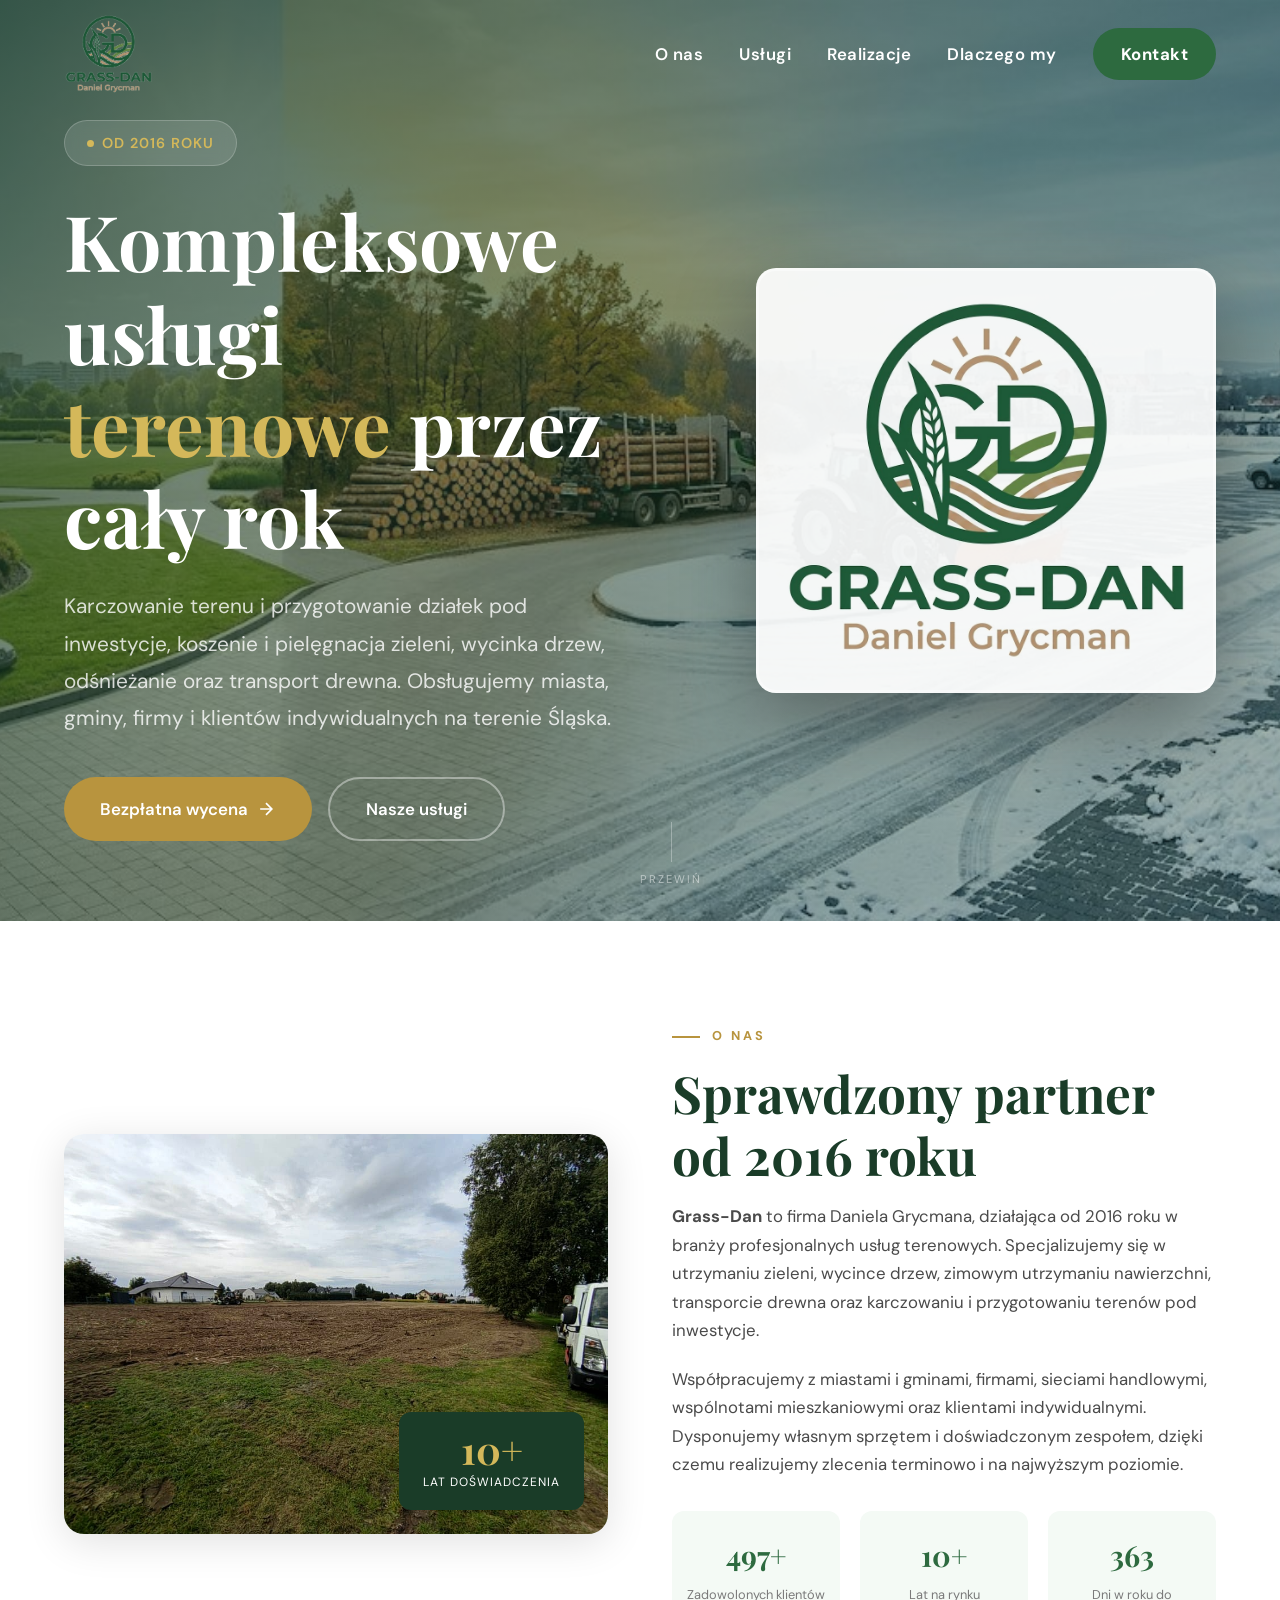
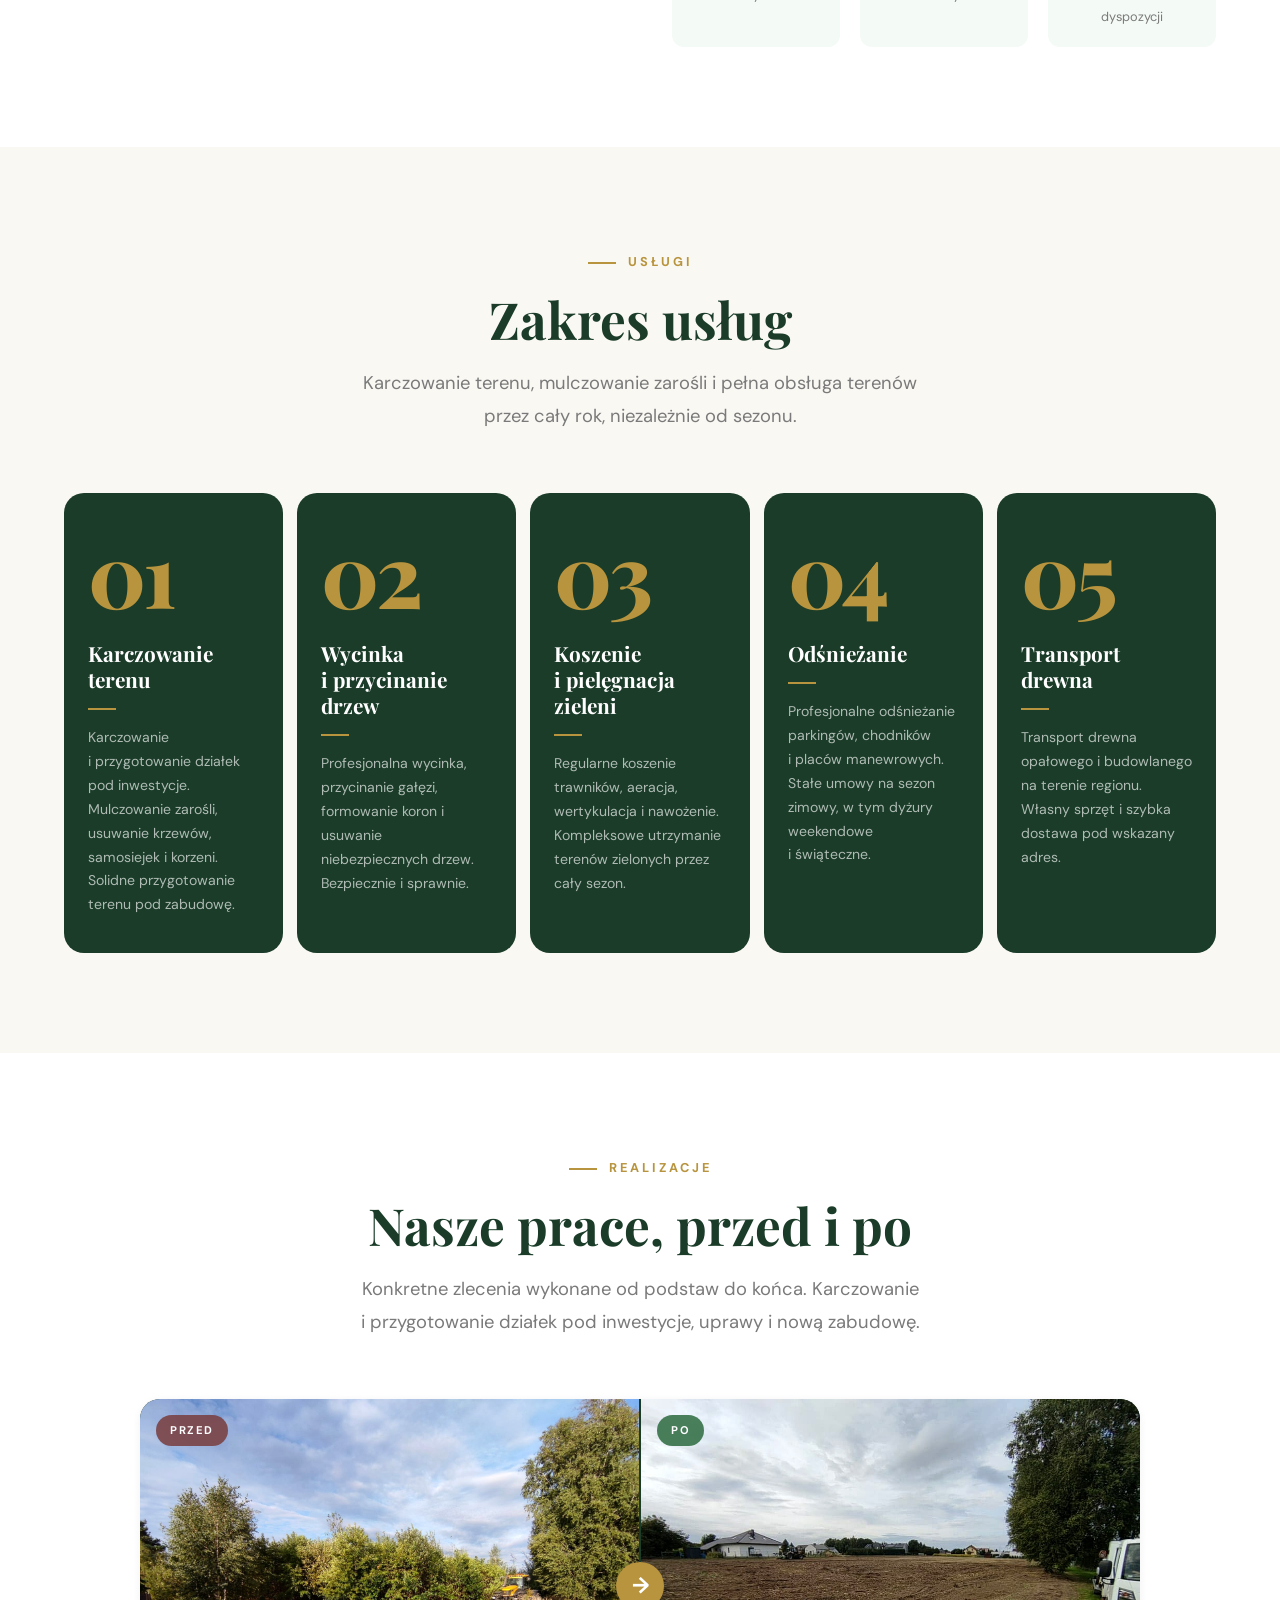
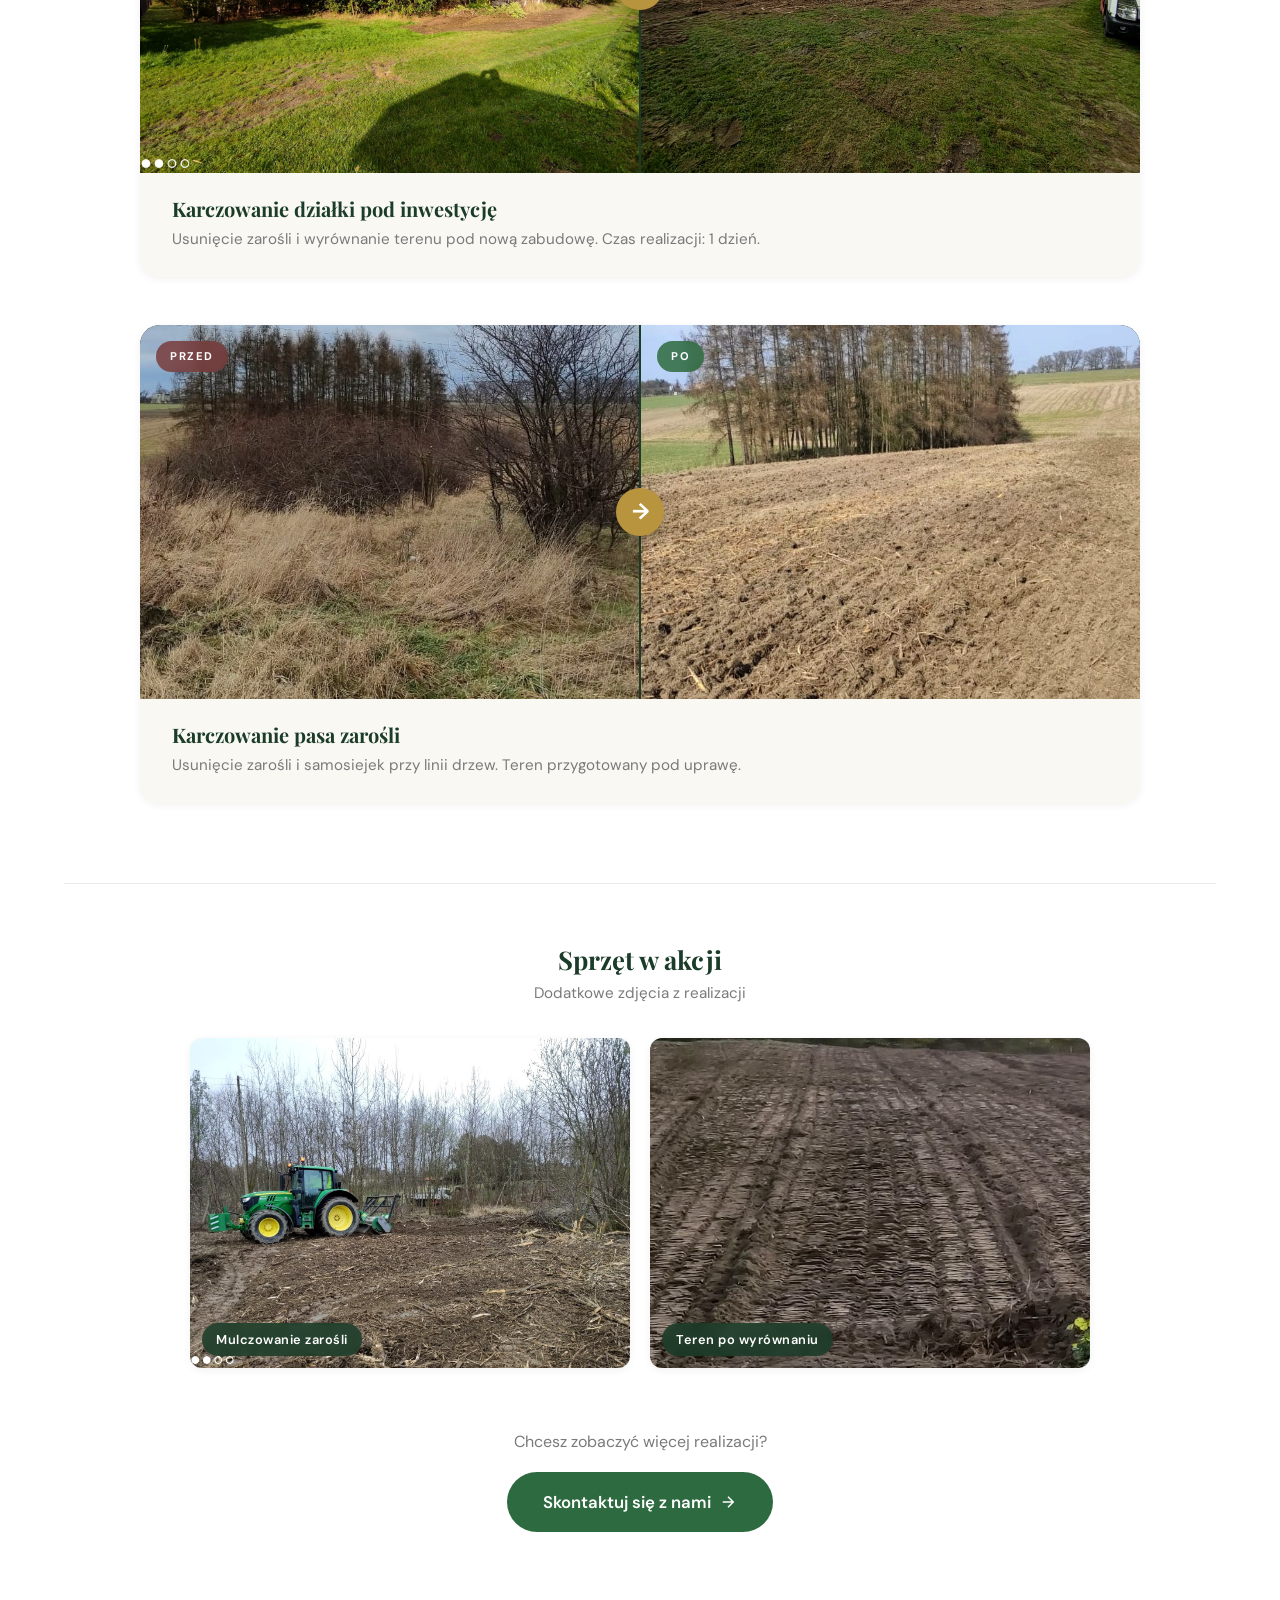
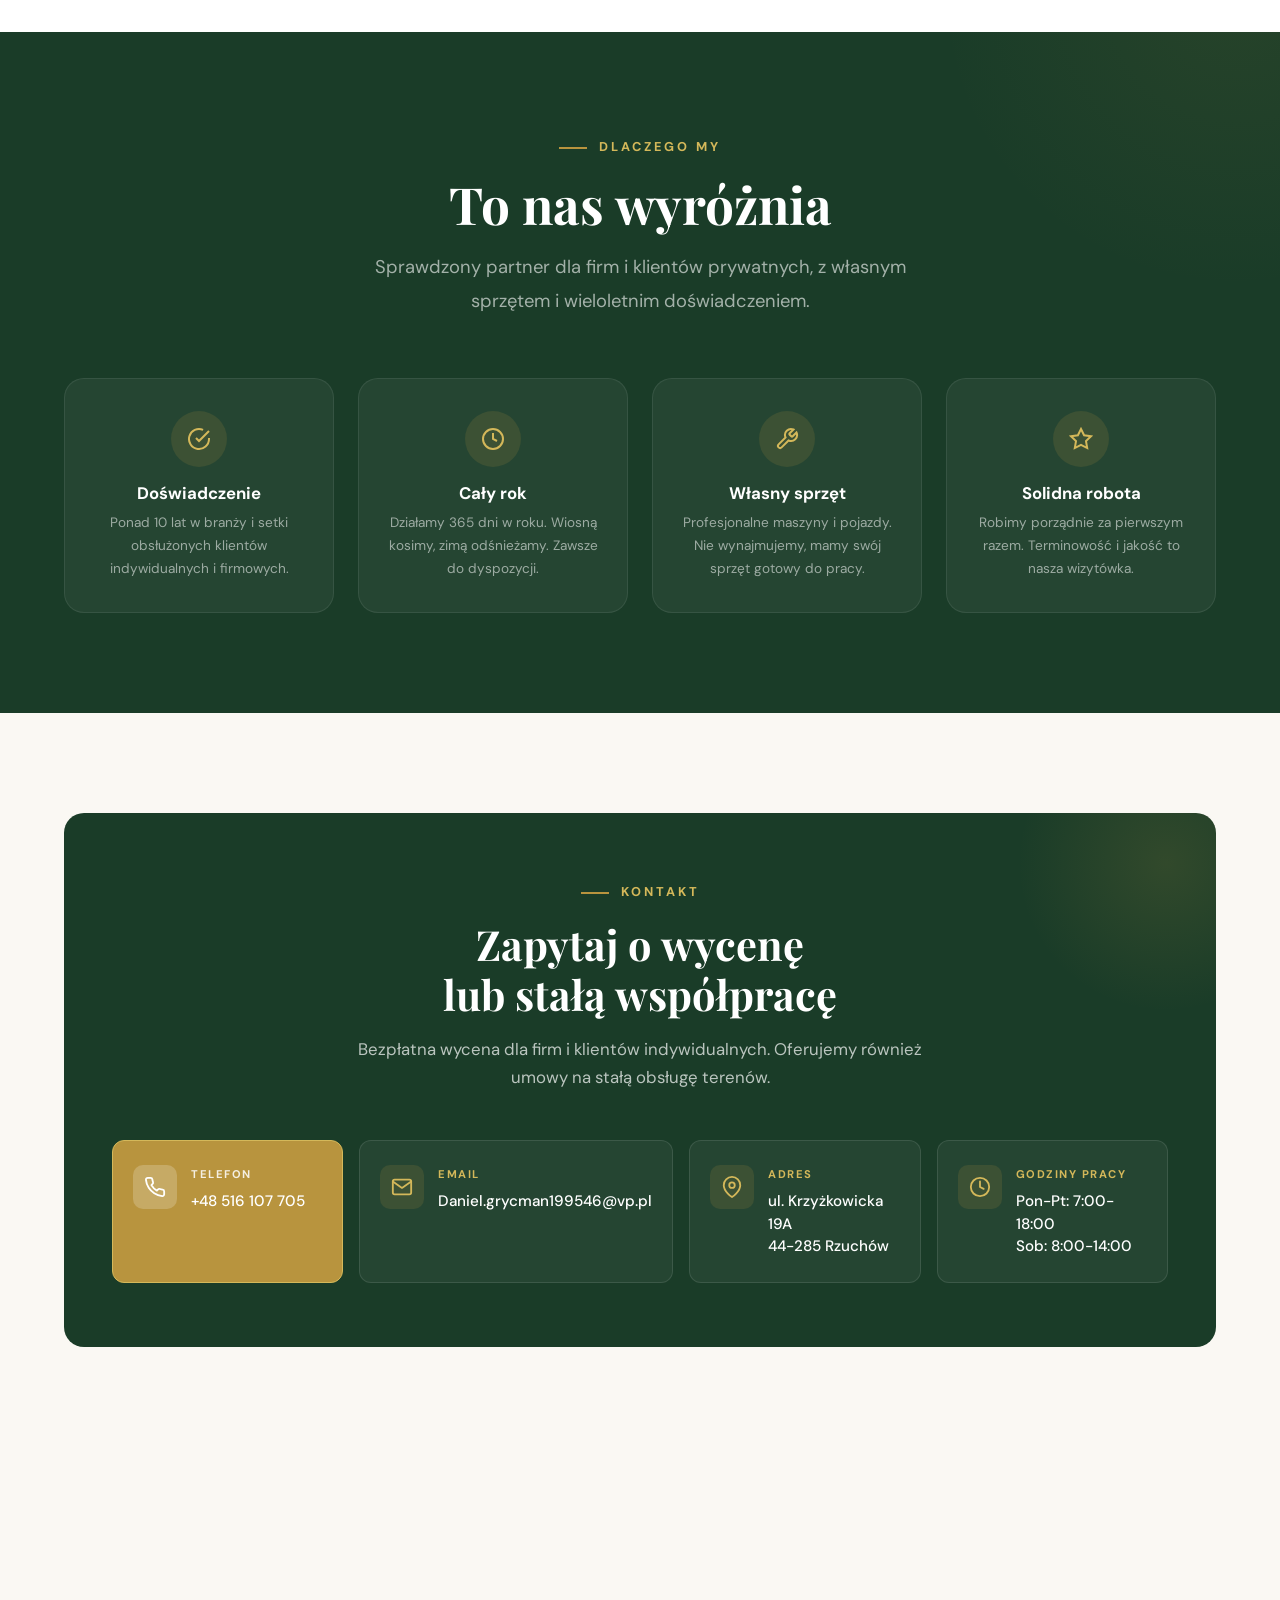
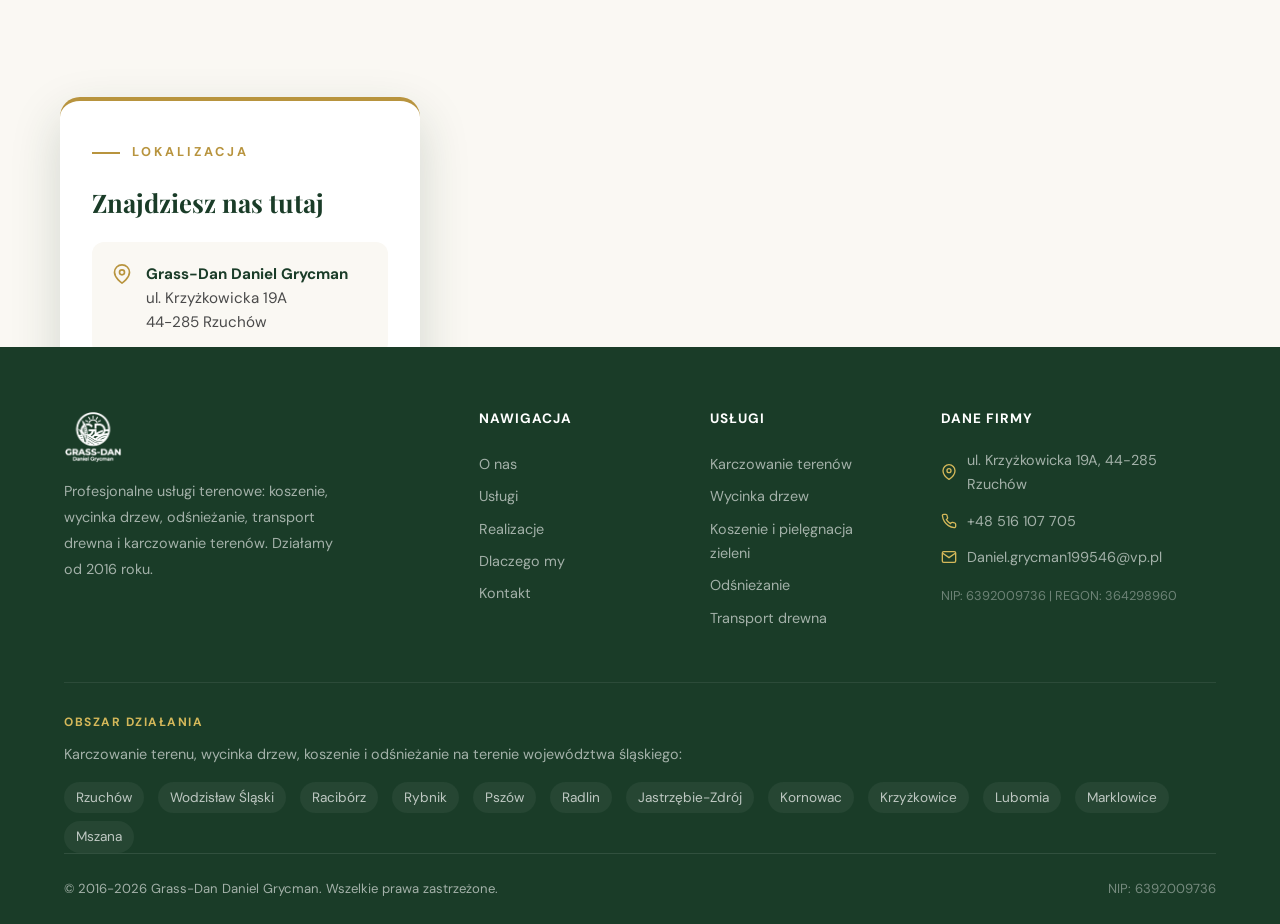
<file: index.html>
<!DOCTYPE html>
<html lang="pl">
<head>
  <meta charset="UTF-8">
  <meta name="viewport" content="width=device-width, initial-scale=1.0">
  <title>Karczowanie terenu Śląsk | Grass-Dan | Wycinka drzew, koszenie, odśnieżanie</title>
  <meta name="description" content="Karczowanie terenu i przygotowanie działek pod inwestycje na Śląsku. Mulczowanie zarośli, wycinka drzew, koszenie, odśnieżanie, transport drewna. Grass-Dan Daniel Grycman, Rzuchów. Bezpłatna wycena.">
  <meta name="keywords" content="karczowanie terenu, karczowanie działki, mulczowanie zarośli, karczowanie Śląsk, karczowanie Rzuchów, wycinka drzew, koszenie trawników, odśnieżanie, transport drewna, przygotowanie terenu pod inwestycje">
  <meta name="author" content="Grass-Dan Daniel Grycman">
  <meta name="robots" content="index, follow">
  <link rel="canonical" href="https://grass-dan.pl/">

  <!-- Favicons -->
  <link rel="icon" type="image/x-icon" href="img/favicon.ico">
  <link rel="icon" type="image/png" sizes="16x16" href="img/favicon-16.png">
  <link rel="icon" type="image/png" sizes="32x32" href="img/favicon-32.png">
  <link rel="apple-touch-icon" sizes="180x180" href="img/apple-touch-icon.png">
  <link rel="manifest" href="manifest.json">
  <meta name="theme-color" content="#1a3c28">

  <!-- Open Graph -->
  <meta property="og:type" content="website">
  <meta property="og:url" content="https://grass-dan.pl/">
  <meta property="og:title" content="Karczowanie terenu | Grass-Dan, profesjonalne usługi terenowe">
  <meta property="og:description" content="Karczowanie terenu, mulczowanie zarośli, wycinka drzew, koszenie i odśnieżanie. Profesjonalna obsługa działek pod inwestycje. Śląsk, od 2016 roku.">
  <meta property="og:image" content="https://grass-dan.pl/img/hero.jpg">
  <meta property="og:locale" content="pl_PL">
  <meta property="og:site_name" content="Grass-Dan">

  <!-- Twitter -->
  <meta name="twitter:card" content="summary_large_image">
  <meta name="twitter:title" content="Karczowanie terenu | Grass-Dan">
  <meta name="twitter:description" content="Karczowanie terenu, wycinka drzew, koszenie, odśnieżanie i transport drewna. Działamy na Śląsku od 2016 roku.">
  <meta name="twitter:image" content="https://grass-dan.pl/img/hero.jpg">

  <!-- Schema.org LocalBusiness + Services -->
  <script type="application/ld+json">
  {
    "@context": "https://schema.org",
    "@type": "LocalBusiness",
    "@id": "https://grass-dan.pl/#business",
    "name": "Grass-Dan Daniel Grycman",
    "alternateName": "Grass-Dan",
    "image": "https://grass-dan.pl/img/logo-nobg.png",
    "logo": "https://grass-dan.pl/img/logo-nobg.png",
    "url": "https://grass-dan.pl/",
    "telephone": "+48516107705",
    "email": "Daniel.grycman199546@vp.pl",
    "priceRange": "$$",
    "address": {
      "@type": "PostalAddress",
      "streetAddress": "ul. Krzyżkowicka 19A",
      "postalCode": "44-285",
      "addressLocality": "Rzuchów",
      "addressRegion": "śląskie",
      "addressCountry": "PL"
    },
    "geo": {
      "@type": "GeoCoordinates",
      "latitude": 50.0567,
      "longitude": 18.3050
    },
    "areaServed": [
      {"@type": "City", "name": "Rzuchów"},
      {"@type": "City", "name": "Wodzisław Śląski"},
      {"@type": "City", "name": "Racibórz"},
      {"@type": "City", "name": "Rybnik"},
      {"@type": "City", "name": "Pszów"},
      {"@type": "City", "name": "Radlin"},
      {"@type": "City", "name": "Jastrzębie-Zdrój"},
      {"@type": "AdministrativeArea", "name": "województwo śląskie"}
    ],
    "foundingDate": "2016",
    "description": "Profesjonalne usługi terenowe: karczowanie terenu, mulczowanie zarośli, wycinka drzew, koszenie, odśnieżanie, transport drewna. Działamy na terenie Śląska od 2016 roku.",
    "openingHoursSpecification": [
      {"@type": "OpeningHoursSpecification", "dayOfWeek": ["Monday","Tuesday","Wednesday","Thursday","Friday"], "opens": "07:00", "closes": "18:00"},
      {"@type": "OpeningHoursSpecification", "dayOfWeek": "Saturday", "opens": "08:00", "closes": "14:00"}
    ],
    "hasOfferCatalog": {
      "@type": "OfferCatalog",
      "name": "Usługi terenowe",
      "itemListElement": [
        {"@type": "Offer", "itemOffered": {"@type": "Service", "name": "Karczowanie terenu", "description": "Karczowanie terenu i przygotowanie działek pod inwestycje. Usuwanie krzewów, korzeni i roślinności. Solidne przygotowanie terenu pod zabudowę.", "areaServed": "województwo śląskie"}},
        {"@type": "Offer", "itemOffered": {"@type": "Service", "name": "Koszenie i pielęgnacja zieleni", "description": "Regularne koszenie trawników, aeracja, wertykulacja i nawożenie."}},
        {"@type": "Offer", "itemOffered": {"@type": "Service", "name": "Wycinka i przycinanie drzew", "description": "Wycinka drzew, przycinanie gałęzi, formowanie koron, usuwanie niebezpiecznych drzew."}},
        {"@type": "Offer", "itemOffered": {"@type": "Service", "name": "Odśnieżanie", "description": "Odśnieżanie parkingów, chodników i placów manewrowych. Stałe umowy na sezon zimowy."}},
        {"@type": "Offer", "itemOffered": {"@type": "Service", "name": "Transport drewna", "description": "Transport drewna opałowego i budowlanego na terenie regionu."}}
      ]
    }
  }
  </script>

  <!-- FAQ Schema -->

  <link rel="preconnect" href="https://fonts.googleapis.com">
  <link rel="preconnect" href="https://fonts.gstatic.com" crossorigin>
  <link href="https://fonts.googleapis.com/css2?family=DM+Sans:wght@400;500;600;700&family=Playfair+Display:wght@600;700;800&display=swap" rel="stylesheet">
  <link rel="stylesheet" href="styles.css">
</head>
<body>

  <!-- ========== NAVBAR ========== -->
  <nav class="navbar">
    <div class="container nav-container">
      <a href="#" class="nav-logo">
        <img src="img/logo-nobg.png" alt="Grass-Dan Logo">
      </a>
      <div class="nav-links">
        <a href="#o-nas">O nas</a>
        <a href="#uslugi">Usługi</a>
        <a href="#realizacje">Realizacje</a>
        <a href="#dlaczego-my">Dlaczego my</a>
        <a href="#kontakt" class="nav-cta">Kontakt</a>
      </div>
      <div class="nav-hamburger" aria-label="Menu">
        <span></span><span></span><span></span>
      </div>
    </div>
  </nav>

  <!-- ========== HERO ========== -->
  <section class="hero">
    <div class="hero-bg">
      <img src="img/hero.jpg" alt="Grass-Dan: koszenie, transport drewna, odśnieżanie">
    </div>
    <div class="container hero-grid">
      <div class="hero-content">
        <div class="hero-badge">
          <span class="dot"></span> Od 2016 roku
        </div>
        <h1>Kompleksowe usługi<br><span>terenowe</span> przez cały rok</h1>
        <p class="hero-text">
          Karczowanie terenu i przygotowanie działek pod inwestycje, koszenie i pielęgnacja zieleni, wycinka drzew, odśnieżanie oraz transport drewna. Obsługujemy miasta, gminy, firmy i klientów indywidualnych na terenie Śląska.
        </p>
        <div class="hero-buttons">
          <a href="#kontakt" class="btn btn-primary">
            Bezpłatna wycena
            <svg width="20" height="20" viewBox="0 0 24 24" fill="none" stroke="currentColor" stroke-width="2"><path d="M5 12h14M12 5l7 7-7 7"/></svg>
          </a>
          <a href="#uslugi" class="btn btn-outline">Nasze usługi</a>
        </div>
      </div>
      <div class="hero-logo-card">
        <div class="hero-logo-card-inner">
          <img src="img/logo-nobg.png" alt="Grass-Dan, Daniel Grycman">
        </div>
      </div>
    </div>
    <div class="hero-scroll">
      <div class="scroll-line"></div>
      Przewiń
    </div>
  </section>

  <!-- ========== O NAS ========== -->
  <section class="about" id="o-nas">
    <div class="container">
      <div class="about-grid">
        <div class="about-image reveal">
          <img src="img/realizacja-1-po.jpg" alt="Realizacja Grass-Dan, wyrównany teren po karczowaniu">
          <div class="experience-badge">
            <div class="num" data-count="10" data-suffix="+">0</div>
            <div class="label">Lat doświadczenia</div>
          </div>
        </div>
        <div class="about-text reveal">
          <span class="section-label">O nas</span>
          <h2 class="section-title">Sprawdzony partner<br>od 2016 roku</h2>
          <p>
            <strong>Grass-Dan</strong> to firma Daniela Grycmana, działająca od 2016 roku w branży profesjonalnych usług terenowych. Specjalizujemy się w utrzymaniu zieleni, wycince drzew, zimowym utrzymaniu nawierzchni, transporcie drewna oraz karczowaniu i&nbsp;przygotowaniu terenów pod inwestycje.
          </p>
          <p>
            Współpracujemy z&nbsp;miastami i&nbsp;gminami, firmami, sieciami handlowymi, wspólnotami mieszkaniowymi oraz klientami indywidualnymi. Dysponujemy własnym sprzętem i&nbsp;doświadczonym zespołem, dzięki czemu realizujemy zlecenia terminowo i&nbsp;na najwyższym poziomie.
          </p>
          <div class="about-stats" data-stagger>
            <div class="stat reveal">
              <div class="number" data-count="500" data-suffix="+">0</div>
              <div class="text">Zadowolonych klientów</div>
            </div>
            <div class="stat reveal">
              <div class="number" data-count="10" data-suffix="+">0</div>
              <div class="text">Lat na rynku</div>
            </div>
            <div class="stat reveal">
              <div class="number" data-count="365" data-suffix="">0</div>
              <div class="text">Dni w roku do dyspozycji</div>
            </div>
          </div>
        </div>
      </div>
    </div>
  </section>

  <!-- ========== USŁUGI ========== -->
  <section class="services" id="uslugi">
    <div class="container">
      <div class="services-header reveal">
        <span class="section-label">Usługi</span>
        <h2 class="section-title">Zakres usług</h2>
        <p class="section-subtitle">Karczowanie terenu, mulczowanie zarośli i pełna obsługa terenów przez cały rok, niezależnie od sezonu.</p>
      </div>
      <div class="services-grid services-grid--5" data-stagger>

        <!-- 1. Karczowanie -->
        <div class="service-card reveal">
          <div class="service-number">01</div>
          <h3>Karczowanie terenu</h3>
          <div class="service-divider"></div>
          <p>Karczowanie i&nbsp;przygotowanie działek pod inwestycje. Mulczowanie zarośli, usuwanie krzewów, samosiejek i&nbsp;korzeni. Solidne przygotowanie terenu pod zabudowę.</p>
        </div>

        <!-- 2. Wycinka drzew -->
        <div class="service-card reveal">
          <div class="service-number">02</div>
          <h3>Wycinka i&nbsp;przycinanie drzew</h3>
          <div class="service-divider"></div>
          <p>Profesjonalna wycinka, przycinanie gałęzi, formowanie koron i usuwanie niebezpiecznych drzew. Bezpiecznie i&nbsp;sprawnie.</p>
        </div>

        <!-- 3. Koszenie -->
        <div class="service-card reveal">
          <div class="service-number">03</div>
          <h3>Koszenie i&nbsp;pielęgnacja zieleni</h3>
          <div class="service-divider"></div>
          <p>Regularne koszenie trawników, aeracja, wertykulacja i nawożenie. Kompleksowe utrzymanie terenów zielonych przez cały sezon.</p>
        </div>

        <!-- 4. Odśnieżanie -->
        <div class="service-card reveal">
          <div class="service-number">04</div>
          <h3>Odśnieżanie</h3>
          <div class="service-divider"></div>
          <p>Profesjonalne odśnieżanie parkingów, chodników i&nbsp;placów manewrowych. Stałe umowy na sezon zimowy, w&nbsp;tym dyżury weekendowe i&nbsp;świąteczne.</p>
        </div>

        <!-- 5. Transport drewna -->
        <div class="service-card reveal">
          <div class="service-number">05</div>
          <h3>Transport drewna</h3>
          <div class="service-divider"></div>
          <p>Transport drewna opałowego i&nbsp;budowlanego na terenie regionu. Własny sprzęt i&nbsp;szybka dostawa pod wskazany adres.</p>
        </div>

      </div>
    </div>
  </section>

  <!-- ========== REALIZACJE / PRZED I PO ========== -->
  <section class="gallery" id="realizacje">
    <div class="container">
      <div class="gallery-header reveal">
        <span class="section-label">Realizacje</span>
        <h2 class="section-title">Nasze prace, przed i&nbsp;po</h2>
        <p class="section-subtitle">Konkretne zlecenia wykonane od podstaw do końca. Karczowanie i przygotowanie działek pod inwestycje, uprawy i nową zabudowę.</p>
      </div>

      <div class="before-after-grid" data-stagger>

        <!-- Realizacja 1 - autumn/JCB -->
        <div class="ba-item reveal">
          <div class="ba-pair">
            <div class="ba-photo ba-before">
              <img src="img/realizacja-1-przed.jpg" alt="Zarośla przed karczowaniem">
              <span class="ba-label ba-label--before">PRZED</span>
            </div>
            <div class="ba-photo ba-after">
              <img src="img/realizacja-1-po.jpg" alt="Wyrównany teren po karczowaniu">
              <span class="ba-label ba-label--after">PO</span>
            </div>
          </div>
          <div class="ba-info">
            <h3>Karczowanie działki pod inwestycję</h3>
            <p>Usunięcie zarośli i wyrównanie terenu pod nową zabudowę. Czas realizacji: 1 dzień.</p>
          </div>
        </div>

        <!-- Realizacja 2 - winter/larches -->
        <div class="ba-item reveal">
          <div class="ba-pair">
            <div class="ba-photo ba-before">
              <img src="img/realizacja-2-przed.jpg" alt="Zarośnięty pas zieleni przed pracami">
              <span class="ba-label ba-label--before">PRZED</span>
            </div>
            <div class="ba-photo ba-after">
              <img src="img/realizacja-2-po.jpg" alt="Wyczyszczony teren przy drzewach">
              <span class="ba-label ba-label--after">PO</span>
            </div>
          </div>
          <div class="ba-info">
            <h3>Karczowanie pasa zarośli</h3>
            <p>Usunięcie zarośli i samosiejek przy linii drzew. Teren przygotowany pod uprawę.</p>
          </div>
        </div>

      </div>

      <!-- Galeria w akcji -->
      <div class="action-gallery reveal">
        <h3 class="action-gallery-title">Sprzęt w akcji</h3>
        <p class="action-gallery-sub">Dodatkowe zdjęcia z realizacji</p>
        <div class="action-gallery-grid">
          <div class="action-photo">
            <img src="img/akcja-1.jpg" alt="Ciągnik John Deere podczas karczowania">
            <span class="action-photo-caption">Mulczowanie zarośli</span>
          </div>
          <div class="action-photo">
            <img src="img/akcja-2.jpg" alt="Wyrównany teren po pracach">
            <span class="action-photo-caption">Teren po wyrównaniu</span>
          </div>
        </div>
      </div>

      <div class="gallery-cta reveal">
        <p>Chcesz zobaczyć więcej realizacji?</p>
        <a href="#kontakt" class="btn btn-primary">
          Skontaktuj się z nami
          <svg width="18" height="18" viewBox="0 0 24 24" fill="none" stroke="currentColor" stroke-width="2"><path d="M5 12h14M12 5l7 7-7 7"/></svg>
        </a>
      </div>
    </div>
  </section>

  <!-- ========== DLACZEGO MY ========== -->
  <section class="why-us" id="dlaczego-my">
    <div class="container">
      <div class="why-us-header reveal">
        <span class="section-label">Dlaczego my</span>
        <h2 class="section-title">To nas wyróżnia</h2>
        <p class="section-subtitle">Sprawdzony partner dla firm i klientów prywatnych, z własnym sprzętem i wieloletnim doświadczeniem.</p>
      </div>
      <div class="features-grid" data-stagger>
        <div class="feature reveal">
          <div class="feature-icon">
            <svg viewBox="0 0 24 24" fill="none" stroke="currentColor" stroke-width="2"><path d="M22 11.08V12a10 10 0 1 1-5.93-9.14"/><polyline points="22 4 12 14.01 9 11.01"/></svg>
          </div>
          <h4>Doświadczenie</h4>
          <p>Ponad 10 lat w branży i setki obsłużonych klientów indywidualnych i firmowych.</p>
        </div>
        <div class="feature reveal">
          <div class="feature-icon">
            <svg viewBox="0 0 24 24" fill="none" stroke="currentColor" stroke-width="2"><circle cx="12" cy="12" r="10"/><polyline points="12 6 12 12 16 14"/></svg>
          </div>
          <h4>Cały rok</h4>
          <p>Działamy 365 dni w roku. Wiosną kosimy, zimą odśnieżamy. Zawsze do dyspozycji.</p>
        </div>
        <div class="feature reveal">
          <div class="feature-icon">
            <svg viewBox="0 0 24 24" fill="none" stroke="currentColor" stroke-width="2"><path d="M14.7 6.3a1 1 0 0 0 0 1.4l1.6 1.6a1 1 0 0 0 1.4 0l3.77-3.77a6 6 0 0 1-7.94 7.94l-6.91 6.91a2.12 2.12 0 0 1-3-3l6.91-6.91a6 6 0 0 1 7.94-7.94l-3.76 3.76z"/></svg>
          </div>
          <h4>Własny sprzęt</h4>
          <p>Profesjonalne maszyny i pojazdy. Nie wynajmujemy, mamy swój sprzęt gotowy do pracy.</p>
        </div>
        <div class="feature reveal">
          <div class="feature-icon">
            <svg viewBox="0 0 24 24" fill="none" stroke="currentColor" stroke-width="2"><path d="M12 2l3.09 6.26L22 9.27l-5 4.87 1.18 6.88L12 17.77l-6.18 3.25L7 14.14 2 9.27l6.91-1.01L12 2z"/></svg>
          </div>
          <h4>Solidna robota</h4>
          <p>Robimy porządnie za pierwszym razem. Terminowość i jakość to nasza wizytówka.</p>
        </div>
      </div>
    </div>
  </section>

  <!-- ========== KONTAKT ========== -->
  <section class="contact" id="kontakt">
    <div class="container">
      <div class="contact-card reveal">
        <div class="contact-heading">
          <span class="section-label">Kontakt</span>
          <h2>Zapytaj o wycenę<br>lub stałą współpracę</h2>
          <p class="contact-lead">Bezpłatna wycena dla firm i klientów indywidualnych. Oferujemy również umowy na stałą obsługę terenów.</p>
        </div>

        <div class="contact-details">
          <a href="tel:+48516107705" class="contact-tile contact-tile--primary">
            <div class="contact-tile-icon">
              <svg viewBox="0 0 24 24" fill="none" stroke="currentColor" stroke-width="2" stroke-linecap="round" stroke-linejoin="round"><path d="M22 16.92v3a2 2 0 0 1-2.18 2 19.79 19.79 0 0 1-8.63-3.07 19.5 19.5 0 0 1-6-6A19.79 19.79 0 0 1 2.12 4.18 2 2 0 0 1 4.11 2h3a2 2 0 0 1 2 1.72 12.84 12.84 0 0 0 .7 2.81 2 2 0 0 1-.45 2.11L8.09 9.91a16 16 0 0 0 6 6l1.27-1.27a2 2 0 0 1 2.11-.45 12.84 12.84 0 0 0 2.81.7A2 2 0 0 1 22 16.92z"/></svg>
            </div>
            <div>
              <span class="contact-tile-label">Telefon</span>
              <span class="contact-tile-value">+48 516 107 705</span>
            </div>
          </a>

          <a href="mailto:Daniel.grycman199546@vp.pl" class="contact-tile">
            <div class="contact-tile-icon">
              <svg viewBox="0 0 24 24" fill="none" stroke="currentColor" stroke-width="2" stroke-linecap="round" stroke-linejoin="round"><path d="M4 4h16c1.1 0 2 .9 2 2v12c0 1.1-.9 2-2 2H4c-1.1 0-2-.9-2-2V6c0-1.1.9-2 2-2z"/><polyline points="22,6 12,13 2,6"/></svg>
            </div>
            <div>
              <span class="contact-tile-label">Email</span>
              <span class="contact-tile-value">Daniel.grycman199546@vp.pl</span>
            </div>
          </a>

          <div class="contact-tile">
            <div class="contact-tile-icon">
              <svg viewBox="0 0 24 24" fill="none" stroke="currentColor" stroke-width="2" stroke-linecap="round" stroke-linejoin="round"><path d="M21 10c0 7-9 13-9 13s-9-6-9-13a9 9 0 0 1 18 0z"/><circle cx="12" cy="10" r="3"/></svg>
            </div>
            <div>
              <span class="contact-tile-label">Adres</span>
              <span class="contact-tile-value">ul. Krzyżkowicka 19A<br>44-285 Rzuchów</span>
            </div>
          </div>

          <div class="contact-tile">
            <div class="contact-tile-icon">
              <svg viewBox="0 0 24 24" fill="none" stroke="currentColor" stroke-width="2" stroke-linecap="round" stroke-linejoin="round"><circle cx="12" cy="12" r="10"/><polyline points="12 6 12 12 16 14"/></svg>
            </div>
            <div>
              <span class="contact-tile-label">Godziny pracy</span>
              <span class="contact-tile-value">Pon-Pt: 7:00-18:00<br>Sob: 8:00-14:00</span>
            </div>
          </div>
        </div>
      </div>
    </div>
  </section>

  <!-- ========== MAPA ========== -->
  <section class="map-section">
    <div class="map-overlay reveal">
      <div class="map-overlay-inner">
        <span class="section-label">Lokalizacja</span>
        <h3>Znajdziesz nas tutaj</h3>
        <div class="map-address">
          <svg viewBox="0 0 24 24" fill="none" stroke="currentColor" stroke-width="2" stroke-linecap="round" stroke-linejoin="round" width="20" height="20"><path d="M21 10c0 7-9 13-9 13s-9-6-9-13a9 9 0 0 1 18 0z"/><circle cx="12" cy="10" r="3"/></svg>
          <div>
            <strong>Grass-Dan Daniel Grycman</strong><br>
            ul. Krzyżkowicka 19A<br>
            44-285 Rzuchów
          </div>
        </div>
        <a href="https://www.google.com/maps/dir/?api=1&destination=ul.+Krzy%C5%BCkowicka+19A,+44-285+Rzuch%C3%B3w" target="_blank" rel="noopener" class="map-btn">
          Wyznacz trasę
          <svg viewBox="0 0 24 24" fill="none" stroke="currentColor" stroke-width="2" stroke-linecap="round" stroke-linejoin="round" width="18" height="18"><path d="M5 12h14M12 5l7 7-7 7"/></svg>
        </a>
      </div>
    </div>
    <iframe
      src="https://maps.google.com/maps?q=ul.%20Krzy%C5%BCkowicka%2019A,%2044-285%20Rzuch%C3%B3w&t=&z=14&ie=UTF8&iwloc=&output=embed"
      class="map-iframe"
      width="100%"
      height="500"
      style="border:0"
      allowfullscreen=""
      loading="lazy"
      referrerpolicy="no-referrer-when-downgrade"
      title="Mapa: Grass-Dan, ul. Krzyżkowicka 19A, Rzuchów"></iframe>
  </section>

  <!-- ========== FOOTER ========== -->
  <footer class="footer">
    <div class="container">
      <div class="footer-grid">
        <div class="footer-brand">
          <img src="img/logo-nobg.png" alt="Grass-Dan">
          <p>Profesjonalne usługi terenowe: koszenie, wycinka drzew, odśnieżanie, transport drewna i karczowanie terenów. Działamy od 2016 roku.</p>
        </div>
        <div>
          <h4>Nawigacja</h4>
          <div class="footer-links">
            <a href="#o-nas">O nas</a>
            <a href="#uslugi">Usługi</a>
            <a href="#realizacje">Realizacje</a>
            <a href="#dlaczego-my">Dlaczego my</a>
            <a href="#kontakt">Kontakt</a>
          </div>
        </div>
        <div>
          <h4>Usługi</h4>
          <div class="footer-links">
            <a href="#uslugi">Karczowanie terenów</a>
            <a href="#uslugi">Wycinka drzew</a>
            <a href="#uslugi">Koszenie i pielęgnacja zieleni</a>
            <a href="#uslugi">Odśnieżanie</a>
            <a href="#uslugi">Transport drewna</a>
          </div>
        </div>
        <div>
          <h4>Dane firmy</h4>
          <div class="footer-contact-item">
            <svg viewBox="0 0 24 24"><path d="M21 10c0 7-9 13-9 13s-9-6-9-13a9 9 0 0 1 18 0z"/><circle cx="12" cy="10" r="3"/></svg>
            <span>ul. Krzyżkowicka 19A, 44-285 Rzuchów</span>
          </div>
          <div class="footer-contact-item">
            <svg viewBox="0 0 24 24"><path d="M22 16.92v3a2 2 0 0 1-2.18 2 19.79 19.79 0 0 1-8.63-3.07 19.5 19.5 0 0 1-6-6A19.79 19.79 0 0 1 2.12 4.18 2 2 0 0 1 4.11 2h3a2 2 0 0 1 2 1.72 12.84 12.84 0 0 0 .7 2.81 2 2 0 0 1-.45 2.11L8.09 9.91a16 16 0 0 0 6 6l1.27-1.27a2 2 0 0 1 2.11-.45 12.84 12.84 0 0 0 2.81.7A2 2 0 0 1 22 16.92z"/></svg>
            <span>+48 516 107 705</span>
          </div>
          <div class="footer-contact-item">
            <svg viewBox="0 0 24 24"><path d="M4 4h16c1.1 0 2 .9 2 2v12c0 1.1-.9 2-2 2H4c-1.1 0-2-.9-2-2V6c0-1.1.9-2 2-2z"/><polyline points="22,6 12,13 2,6"/></svg>
            <span>Daniel.grycman199546@vp.pl</span>
          </div>
          <div class="footer-contact-item" style="margin-top:16px;font-size:0.8rem;opacity:0.6;">
            <span>NIP: 6392009736 | REGON: 364298960</span>
          </div>
        </div>
      </div>

      <!-- Obszar działania - lokalne SEO -->
      <div class="footer-areas">
        <h4>Obszar działania</h4>
        <p>Karczowanie terenu, wycinka drzew, koszenie i odśnieżanie na terenie województwa śląskiego:</p>
        <div class="footer-cities">
          <span>Rzuchów</span>
          <span>Wodzisław Śląski</span>
          <span>Racibórz</span>
          <span>Rybnik</span>
          <span>Pszów</span>
          <span>Radlin</span>
          <span>Jastrzębie-Zdrój</span>
          <span>Kornowac</span>
          <span>Krzyżkowice</span>
          <span>Lubomia</span>
          <span>Marklowice</span>
          <span>Mszana</span>
        </div>
      </div>

      <div class="footer-bottom">
        <span>&copy; 2016-2026 Grass-Dan Daniel Grycman. Wszelkie prawa zastrzeżone.</span>
        <span class="footer-nip">NIP: 6392009736</span>
      </div>
    </div>
  </footer>

  <script src="script.js"></script>
</body>
</html>
</file>
<file: styles.css>
/* ===== GRASS-DAN, Styles v4 (usługi terenowe) ===== */
*, *::before, *::after { margin: 0; padding: 0; box-sizing: border-box; }

:root {
  --green-dark: #1a3c28;
  --green-main: #2d6a3f;
  --green-mid: #3d8b53;
  --green-light: #e8f5e9;
  --green-pale: #f4faf5;
  --gold: #b8943e;
  --gold-light: #d4b85a;
  --cream: #faf8f3;
  --cream-dark: #f0ece3;
  --text-dark: #1a1a1a;
  --text-mid: #4a4a4a;
  --text-light: #7a7a7a;
  --white: #ffffff;
  --shadow-sm: 0 2px 8px rgba(0,0,0,0.06);
  --shadow-md: 0 4px 20px rgba(0,0,0,0.08);
  --shadow-lg: 0 8px 40px rgba(0,0,0,0.12);
  --radius: 12px;
  --radius-lg: 20px;
  --transition: 0.35s cubic-bezier(0.4, 0, 0.2, 1);
}

html { scroll-behavior: smooth; font-size: 16px; }
body { font-family: 'DM Sans', sans-serif; background: var(--cream); color: var(--text-dark); line-height: 1.7; overflow-x: hidden; }
img { max-width: 100%; display: block; }
a { text-decoration: none; color: inherit; }
ul { list-style: none; }
h1, h2, h3, h4 { font-family: 'Playfair Display', serif; font-weight: 700; line-height: 1.2; }

.container { width: 100%; max-width: 1200px; margin: 0 auto; padding: 0 24px; }

.section-label {
  display: inline-block; font-family: 'DM Sans', sans-serif;
  font-size: 0.8rem; font-weight: 700; letter-spacing: 3px;
  text-transform: uppercase; color: var(--gold); margin-bottom: 1rem;
  position: relative; padding-left: 40px;
}
.section-label::before { content: ''; position: absolute; left: 0; top: 50%; width: 28px; height: 2px; background: var(--gold); }
.section-title { font-size: clamp(2.2rem, 4.5vw, 3.2rem); color: var(--green-dark); margin-bottom: 1rem; }
.section-subtitle { font-size: 1.15rem; color: var(--text-light); max-width: 560px; line-height: 1.8; text-align: center; margin: 0 auto; }

/* ===========================
   NAVBAR
   =========================== */
.navbar {
  position: fixed; top: 0; left: 0; width: 100%; z-index: 1000;
  padding: 14px 0; transition: var(--transition); background: transparent;
}
.navbar.scrolled {
  background: rgba(255,255,255,0.95); backdrop-filter: blur(12px);
  box-shadow: var(--shadow-sm); padding: 8px 0;
}
.nav-container { display: flex; align-items: center; justify-content: space-between; }
.nav-logo img { height: 80px; transition: var(--transition); }
.navbar.scrolled .nav-logo img { height: 56px; }
.nav-links { display: flex; align-items: center; gap: 36px; }
.nav-links a {
  font-size: 1.05rem; font-weight: 600; color: var(--white);
  letter-spacing: 0.5px; transition: var(--transition); position: relative;
}
.navbar.scrolled .nav-links a { color: var(--text-dark); }
.nav-links a::after {
  content: ''; position: absolute; bottom: -4px; left: 0; width: 0;
  height: 2px; background: var(--gold); transition: var(--transition);
}
.nav-links a:hover::after { width: 100%; }
.nav-cta {
  background: var(--green-main) !important; color: var(--white) !important;
  padding: 12px 28px; border-radius: 50px; font-weight: 700 !important;
  font-size: 1.05rem !important;
}
.nav-cta:hover { background: var(--green-dark) !important; transform: translateY(-1px); }
.navbar.scrolled .nav-cta { color: var(--white) !important; }
.nav-hamburger { display: none; flex-direction: column; gap: 6px; cursor: pointer; z-index: 1001; }
.nav-hamburger span { width: 28px; height: 3px; background: var(--white); border-radius: 2px; transition: var(--transition); }
.navbar.scrolled .nav-hamburger span { background: var(--text-dark); }

/* ===========================
   HERO
   =========================== */
.hero { position: relative; min-height: 100vh; display: flex; align-items: center; overflow: hidden; }
.hero-bg { position: absolute; inset: 0; z-index: 0; }
.hero-bg img { width: 100%; height: 100%; object-fit: cover; }
.hero-bg::after {
  content: ''; position: absolute; inset: 0;
  background: linear-gradient(135deg, rgba(26,60,40,0.82) 0%, rgba(26,60,40,0.55) 40%, rgba(26,60,40,0.35) 100%);
}
.hero-grid {
  position: relative; z-index: 2;
  display: flex; align-items: center; gap: 60px;
  padding-top: 120px; padding-bottom: 80px;
}
.hero-content { flex: 1; min-width: 0; }
.hero-badge {
  display: inline-flex; align-items: center; gap: 8px;
  background: rgba(255,255,255,0.12); backdrop-filter: blur(8px);
  border: 1px solid rgba(255,255,255,0.2);
  padding: 10px 22px; border-radius: 50px;
  font-size: 0.9rem; font-weight: 600; color: var(--gold-light);
  letter-spacing: 1px; text-transform: uppercase; margin-bottom: 28px;
  animation: fadeInUp 0.8s ease both;
}
.hero-badge .dot { width: 7px; height: 7px; background: var(--gold-light); border-radius: 50%; }
.hero h1 {
  font-size: clamp(3rem, 6vw, 5rem);
  color: var(--white); margin-bottom: 24px;
  animation: fadeInUp 0.8s ease 0.15s both;
}
.hero h1 span { color: var(--gold-light); }
.hero-text {
  font-size: 1.3rem; color: rgba(255,255,255,0.8);
  max-width: 560px; line-height: 1.8; margin-bottom: 40px;
  animation: fadeInUp 0.8s ease 0.3s both;
}
.hero-buttons { display: flex; gap: 16px; flex-wrap: wrap; animation: fadeInUp 0.8s ease 0.45s both; }
.btn {
  display: inline-flex; align-items: center; gap: 8px;
  padding: 16px 36px; border-radius: 50px;
  font-family: 'DM Sans', sans-serif; font-size: 1.05rem;
  font-weight: 600; cursor: pointer; border: none; transition: var(--transition);
}
.btn-primary { background: var(--gold); color: var(--white); }
.btn-primary:hover { background: var(--gold-light); transform: translateY(-2px); box-shadow: 0 8px 24px rgba(184,148,62,0.3); }
.btn-outline { background: transparent; color: var(--white); border: 2px solid rgba(255,255,255,0.4); }
.btn-outline:hover { border-color: var(--white); background: rgba(255,255,255,0.1); transform: translateY(-2px); }

/* Hero logo card */
.hero-logo-card { flex: 0 0 460px; animation: fadeInUp 0.8s ease 0.5s both; }
.hero-logo-card-inner {
  background: rgba(255,255,255,0.92);
  border-radius: var(--radius-lg); padding: 24px 20px;
  text-align: center;
  box-shadow: 0 30px 80px rgba(0,0,0,0.35);
  border: 3px solid rgba(255,255,255,0.4);
}
.hero-logo-card-inner img { width: 100%; margin: 0 auto; }

/* Scroll hint */
.hero-scroll {
  position: absolute; bottom: 32px; left: 50%; transform: translateX(-50%);
  z-index: 2; display: flex; flex-direction: column; align-items: center;
  gap: 8px; color: rgba(255,255,255,0.5); font-size: 0.7rem;
  letter-spacing: 2px; text-transform: uppercase;
  animation: fadeInUp 0.8s ease 0.6s both;
}
.scroll-line { width: 1px; height: 40px; background: rgba(255,255,255,0.3); position: relative; overflow: hidden; }
.scroll-line::after {
  content: ''; position: absolute; top: -100%; left: 0; width: 100%; height: 100%;
  background: var(--gold-light); animation: scrollDown 1.8s ease infinite;
}

/* ===========================
   ABOUT
   =========================== */
.about { padding: 100px 0; background: var(--white); }
.about-grid { display: grid; grid-template-columns: 1fr 1fr; gap: 64px; align-items: center; }
.about-image { position: relative; border-radius: var(--radius-lg); overflow: hidden; box-shadow: var(--shadow-lg); }
.about-image img { width: 100%; height: 400px; object-fit: cover; }
.experience-badge {
  position: absolute; bottom: 24px; right: 24px;
  background: var(--green-dark); color: var(--white);
  padding: 18px 24px; border-radius: var(--radius); text-align: center;
}
.experience-badge .num { font-family: 'Playfair Display', serif; font-size: 2.4rem; font-weight: 700; color: var(--gold-light); line-height: 1; }
.experience-badge .label { font-size: 0.75rem; letter-spacing: 1px; text-transform: uppercase; margin-top: 4px; }
.about-text p { color: var(--text-mid); margin-bottom: 20px; font-size: 1.05rem; }
.about-stats { display: grid; grid-template-columns: repeat(3, 1fr); gap: 20px; margin-top: 32px; }
.stat { text-align: center; padding: 20px 12px; background: var(--green-pale); border-radius: var(--radius); }
.stat .number { font-family: 'Playfair Display', serif; font-size: 1.8rem; font-weight: 700; color: var(--green-main); }
.stat .text { font-size: 0.8rem; color: var(--text-light); margin-top: 4px; }

/* ===========================
   SERVICES, 2x2 grid for 4 services
   =========================== */
.services { padding: 100px 0; background: var(--cream); }
.services-header { text-align: center; margin-bottom: 60px; }
.services-header .section-subtitle { margin: 0 auto; }

/* SERVICES, Premium dark cards on cream bg */
.services-grid--5 {
  display: grid;
  grid-template-columns: repeat(5, 1fr);
  gap: 14px;
}

.service-card {
  background: var(--green-dark);
  border-radius: var(--radius-lg);
  padding: 40px 24px 36px;
  position: relative;
  transition: all 0.4s cubic-bezier(0.4, 0, 0.2, 1);
  overflow: hidden;
  cursor: default;
  display: flex;
  flex-direction: column;
  min-height: 360px;
}

/* Top gold accent bar */
.service-card::before {
  content: '';
  position: absolute;
  top: 0; left: 0;
  width: 100%; height: 4px;
  background: linear-gradient(90deg, var(--gold), var(--gold-light), var(--gold));
  transform: scaleX(0);
  transform-origin: left;
  transition: transform 0.6s cubic-bezier(0.4, 0, 0.2, 1);
}

/* Subtle gold radial glow on hover */
.service-card::after {
  content: '';
  position: absolute;
  top: -60%; right: -40%;
  width: 220px; height: 220px;
  background: radial-gradient(circle, rgba(184,148,62,0.18), transparent 60%);
  opacity: 0;
  transition: opacity 0.5s ease;
  pointer-events: none;
}

.service-card:hover {
  transform: translateY(-8px);
  box-shadow: 0 30px 60px rgba(26,60,40,0.3);
}
.service-card:hover::before { transform: scaleX(1); }
.service-card:hover::after { opacity: 1; }

.service-number {
  font-family: 'Playfair Display', serif;
  font-size: 5.5rem;
  font-weight: 800;
  line-height: 0.9;
  color: var(--gold);
  margin-bottom: 28px;
  letter-spacing: -3px;
  position: relative;
  z-index: 1;
  transition: var(--transition);
}
.service-card:hover .service-number {
  color: var(--gold-light);
  transform: translateY(-2px);
}

.service-card h3 {
  font-family: 'Playfair Display', serif;
  font-size: 1.3rem;
  font-weight: 700;
  color: var(--white);
  line-height: 1.25;
  margin-bottom: 16px;
  position: relative;
  z-index: 1;
  flex-grow: 0;
}

.service-divider {
  width: 28px;
  height: 2px;
  background: var(--gold);
  margin-bottom: 16px;
  transition: width 0.4s cubic-bezier(0.4, 0, 0.2, 1);
}
.service-card:hover .service-divider {
  width: 56px;
}

.service-card p {
  font-size: 0.88rem;
  color: rgba(255,255,255,0.65);
  line-height: 1.7;
  margin: 0;
  position: relative;
  z-index: 1;
  flex-grow: 1;
}

/* ===========================
   GALLERY, Before / After
   =========================== */
.gallery { padding: 100px 0; background: var(--white); }
.gallery-header { text-align: center; margin-bottom: 60px; }

.before-after-grid {
  display: grid;
  grid-template-columns: 1fr;
  gap: 48px;
  max-width: 1000px;
  margin: 0 auto;
}

.ba-item {
  background: var(--cream);
  border-radius: var(--radius-lg);
  overflow: hidden;
  box-shadow: var(--shadow-sm);
  transition: var(--transition);
}
.ba-item:hover { box-shadow: var(--shadow-md); transform: translateY(-3px); }

.ba-pair {
  display: grid;
  grid-template-columns: 1fr 1fr;
  gap: 2px;
  background: var(--green-dark);
  position: relative;
}
.ba-pair::after {
  content: '→';
  position: absolute;
  top: 50%; left: 50%;
  transform: translate(-50%, -50%);
  width: 48px; height: 48px;
  background: var(--gold);
  color: var(--white);
  border-radius: 50%;
  display: flex;
  align-items: center;
  justify-content: center;
  font-size: 1.4rem;
  font-weight: 700;
  box-shadow: 0 4px 12px rgba(0,0,0,0.2);
  z-index: 2;
}

.ba-photo {
  position: relative;
  aspect-ratio: 4 / 3;
  overflow: hidden;
}
.ba-photo img {
  width: 100%; height: 100%;
  object-fit: cover;
  transition: var(--transition);
}
.ba-item:hover .ba-photo img { transform: scale(1.04); }

.ba-label {
  position: absolute;
  top: 16px; left: 16px;
  padding: 6px 14px;
  border-radius: 50px;
  font-size: 0.7rem;
  font-weight: 700;
  letter-spacing: 1.5px;
  color: var(--white);
  z-index: 1;
  backdrop-filter: blur(4px);
}
.ba-label--before { background: rgba(120, 60, 60, 0.85); }
.ba-label--after { background: rgba(45, 106, 63, 0.85); }

/* Placeholder */
.ba-placeholder {
  background: linear-gradient(135deg, var(--cream-dark), var(--green-pale));
  display: flex;
  flex-direction: column;
  align-items: center;
  justify-content: center;
  gap: 12px;
  color: var(--text-light);
}
.ba-placeholder svg {
  width: 48px; height: 48px;
  opacity: 0.5;
}
.ba-placeholder > span:not(.ba-label) {
  font-size: 0.85rem;
  font-weight: 500;
}

.ba-info {
  padding: 24px 32px;
}
.ba-info h3 {
  font-size: 1.25rem;
  color: var(--green-dark);
  margin-bottom: 6px;
}
.ba-info p {
  color: var(--text-light);
  font-size: 0.95rem;
  margin: 0;
}

.gallery-cta {
  text-align: center;
  margin-top: 60px;
}

/* Action gallery — extra photos */
.action-gallery {
  margin-top: 80px;
  padding-top: 60px;
  border-top: 1px solid rgba(26,60,40,0.1);
  text-align: center;
}
.action-gallery-title {
  font-family: 'Playfair Display', serif;
  font-size: 1.6rem;
  color: var(--green-dark);
  margin-bottom: 6px;
}
.action-gallery-sub {
  color: var(--text-light);
  font-size: 0.95rem;
  margin-bottom: 32px;
}
.action-gallery-grid {
  display: grid;
  grid-template-columns: repeat(2, 1fr);
  gap: 20px;
  max-width: 900px;
  margin: 0 auto;
}
.action-photo {
  position: relative;
  border-radius: var(--radius);
  overflow: hidden;
  aspect-ratio: 4 / 3;
  cursor: pointer;
  box-shadow: var(--shadow-sm);
  transition: var(--transition);
}
.action-photo:hover {
  box-shadow: var(--shadow-md);
  transform: translateY(-3px);
}
.action-photo img {
  width: 100%; height: 100%;
  object-fit: cover;
  transition: var(--transition);
}
.action-photo:hover img { transform: scale(1.04); }

.action-photo-caption {
  position: absolute;
  bottom: 12px; left: 12px;
  background: rgba(26,60,40,0.85);
  backdrop-filter: blur(4px);
  color: var(--white);
  padding: 6px 14px;
  border-radius: 50px;
  font-size: 0.8rem;
  font-weight: 600;
  letter-spacing: 0.5px;
}
.gallery-cta p {
  color: var(--text-light);
  margin-bottom: 16px;
}
.gallery-cta .btn {
  background: var(--green-main);
  color: var(--white);
}
.gallery-cta .btn:hover {
  background: var(--green-dark);
  transform: translateY(-2px);
}

/* ===========================
   WHY US
   =========================== */
.why-us {
  padding: 100px 0; background: var(--green-dark); color: var(--white);
  position: relative; overflow: hidden;
}
.why-us::before {
  content: ''; position: absolute; top: -50%; right: -20%;
  width: 600px; height: 600px;
  background: radial-gradient(circle, rgba(184,148,62,0.08), transparent 70%);
  border-radius: 50%;
}
.why-us .section-label { color: var(--gold-light); }
.why-us .section-title { color: var(--white); }
.why-us .section-subtitle { color: rgba(255,255,255,0.6); margin: 0 auto; }
.why-us-header { text-align: center; margin-bottom: 60px; }
.features-grid { display: grid; grid-template-columns: repeat(4, 1fr); gap: 24px; }
.feature {
  text-align: center; padding: 32px 20px;
  background: rgba(255,255,255,0.05); border: 1px solid rgba(255,255,255,0.08);
  border-radius: var(--radius-lg); transition: var(--transition);
}
.feature:hover { background: rgba(255,255,255,0.1); transform: translateY(-4px); }
.feature-icon {
  width: 56px; height: 56px; border-radius: 50%;
  background: rgba(184,148,62,0.15);
  display: flex; align-items: center; justify-content: center;
  margin: 0 auto 16px;
}
.feature-icon svg { width: 24px; height: 24px; stroke: var(--gold-light); fill: none; stroke-width: 2; }
.feature h4 { font-size: 1.05rem; margin-bottom: 8px; font-family: 'DM Sans', sans-serif; font-weight: 700; }
.feature p { font-size: 0.85rem; color: rgba(255,255,255,0.55); line-height: 1.7; }

/* ===========================
   CONTACT, clean tiles, no form
   =========================== */
.contact { padding: 100px 0; background: var(--cream); }

.contact-card {
  background: var(--green-dark);
  border-radius: var(--radius-lg);
  padding: 64px 48px;
  color: var(--white);
  position: relative;
  overflow: hidden;
}
.contact-card::before {
  content: '';
  position: absolute;
  top: -100px; right: -100px;
  width: 300px; height: 300px;
  background: radial-gradient(circle, rgba(184,148,62,0.15), transparent 70%);
  border-radius: 50%;
}

.contact-heading {
  text-align: center;
  margin-bottom: 48px;
  position: relative;
}
.contact-heading .section-label { color: var(--gold-light); }
.contact-heading h2 {
  font-size: clamp(2rem, 3.5vw, 2.6rem);
  color: var(--white);
  margin-bottom: 16px;
}
.contact-lead {
  color: rgba(255,255,255,0.7);
  font-size: 1.05rem;
  max-width: 580px;
  margin: 0 auto;
}

.contact-details {
  display: grid;
  grid-template-columns: repeat(4, 1fr);
  gap: 16px;
  position: relative;
}

.contact-tile {
  background: rgba(255,255,255,0.05);
  border: 1px solid rgba(255,255,255,0.1);
  border-radius: var(--radius);
  padding: 24px 20px;
  display: flex;
  align-items: flex-start;
  gap: 14px;
  transition: var(--transition);
  text-decoration: none;
  color: inherit;
}
.contact-tile.contact-tile--primary {
  background: var(--gold);
  border-color: var(--gold-light);
}
.contact-tile.contact-tile--primary .contact-tile-icon { background: rgba(255,255,255,0.2); }
.contact-tile.contact-tile--primary .contact-tile-icon svg { stroke: var(--white); }
.contact-tile.contact-tile--primary .contact-tile-label { color: rgba(255,255,255,0.85); }

a.contact-tile:hover {
  background: rgba(255,255,255,0.1);
  transform: translateY(-3px);
}
a.contact-tile.contact-tile--primary:hover {
  background: var(--gold-light);
}

.contact-tile-icon {
  width: 44px; height: 44px;
  min-width: 44px;
  border-radius: 10px;
  background: rgba(184,148,62,0.15);
  display: flex;
  align-items: center;
  justify-content: center;
  flex-shrink: 0;
}
.contact-tile-icon svg {
  width: 22px; height: 22px;
  stroke: var(--gold-light);
  fill: none;
}

.contact-tile-label {
  display: block;
  font-size: 0.7rem;
  font-weight: 700;
  letter-spacing: 1.5px;
  text-transform: uppercase;
  color: var(--gold-light);
  margin-bottom: 6px;
}
.contact-tile-value {
  display: block;
  color: var(--white);
  font-size: 0.95rem;
  font-weight: 500;
  line-height: 1.5;
}

/* ===========================
   MAP SECTION
   =========================== */
.map-section {
  position: relative;
  background: var(--cream);
  height: 500px;
  overflow: hidden;
}

.map-iframe {
  width: 100%;
  height: 100%;
  display: block;
  filter: grayscale(0.15);
  transition: filter 0.4s ease;
}
.map-section:hover .map-iframe { filter: grayscale(0); }

.map-overlay {
  position: absolute;
  top: 50%;
  left: 60px;
  transform: translateY(-50%);
  z-index: 5;
  background: var(--white);
  border-radius: var(--radius-lg);
  padding: 36px 32px;
  width: 360px;
  box-shadow: 0 20px 50px rgba(26,60,40,0.18);
  border-top: 4px solid var(--gold);
}

.map-overlay-inner h3 {
  font-size: 1.6rem;
  color: var(--green-dark);
  margin-bottom: 24px;
  margin-top: 8px;
}

.map-address {
  display: flex;
  align-items: flex-start;
  gap: 14px;
  padding: 20px;
  background: var(--cream);
  border-radius: var(--radius);
  margin-bottom: 24px;
}
.map-address svg {
  stroke: var(--gold);
  min-width: 20px;
  margin-top: 2px;
}
.map-address > div {
  color: var(--text-mid);
  font-size: 0.95rem;
  line-height: 1.6;
}
.map-address strong {
  color: var(--green-dark);
  font-weight: 700;
}

.map-btn {
  display: inline-flex;
  align-items: center;
  gap: 10px;
  padding: 14px 24px;
  background: var(--green-main);
  color: var(--white);
  border-radius: 50px;
  font-family: 'DM Sans', sans-serif;
  font-weight: 600;
  font-size: 0.95rem;
  transition: var(--transition);
}
.map-btn:hover {
  background: var(--green-dark);
  transform: translateY(-2px);
  box-shadow: 0 8px 20px rgba(45,106,63,0.3);
}

/* ===========================
   FOOTER
   =========================== */
.footer { background: var(--green-dark); color: rgba(255,255,255,0.6); padding: 64px 0 24px; }
.footer-grid { display: grid; grid-template-columns: 2fr 1fr 1fr 1.5fr; gap: 48px; margin-bottom: 48px; }
.footer-brand img { height: 52px; margin-bottom: 16px; filter: brightness(10); }
.footer-brand p { font-size: 0.9rem; line-height: 1.8; max-width: 280px; }
.footer h4 { color: var(--white); font-size: 0.85rem; font-family: 'DM Sans', sans-serif; font-weight: 700; letter-spacing: 1px; text-transform: uppercase; margin-bottom: 20px; }
.footer-links a { display: block; font-size: 0.9rem; padding: 4px 0; transition: var(--transition); }
.footer-links a:hover { color: var(--gold-light); padding-left: 6px; }
.footer-contact-item { display: flex; align-items: center; gap: 10px; margin-bottom: 12px; font-size: 0.9rem; }
.footer-contact-item svg { width: 16px; height: 16px; stroke: var(--gold-light); fill: none; stroke-width: 2; min-width: 16px; }
.footer-bottom { border-top: 1px solid rgba(255,255,255,0.1); padding-top: 24px; display: flex; justify-content: space-between; align-items: center; font-size: 0.82rem; }
.footer-bottom-links { display: flex; gap: 20px; }
.footer-bottom-links a:hover { color: var(--gold-light); }
.footer-nip { color: rgba(255,255,255,0.4); font-family: 'DM Sans', monospace; }

/* Obszar działania - local SEO */
.footer-areas {
  margin-top: 48px;
  padding-top: 32px;
  border-top: 1px solid rgba(255,255,255,0.08);
}
.footer-areas h4 {
  color: var(--gold-light);
  font-size: 0.75rem;
  letter-spacing: 1.5px;
  text-transform: uppercase;
  font-family: 'DM Sans', sans-serif;
  font-weight: 700;
  margin-bottom: 12px;
}
.footer-areas p {
  color: rgba(255,255,255,0.6);
  font-size: 0.9rem;
  margin-bottom: 16px;
  max-width: 800px;
}
.footer-cities {
  display: flex;
  flex-wrap: wrap;
  gap: 8px 14px;
}
.footer-cities span {
  color: rgba(255,255,255,0.7);
  font-size: 0.85rem;
  padding: 4px 12px;
  background: rgba(255,255,255,0.05);
  border-radius: 50px;
  transition: var(--transition);
}
.footer-cities span:hover {
  background: rgba(184,148,62,0.15);
  color: var(--gold-light);
}

/* ===========================
   ANIMATIONS
   =========================== */
@keyframes fadeInUp { from { opacity: 0; transform: translateY(24px); } to { opacity: 1; transform: translateY(0); } }
@keyframes scrollDown { 0% { top: -100%; } 100% { top: 100%; } }
.reveal { opacity: 0; transform: translateY(30px); transition: opacity 0.7s ease, transform 0.7s ease; }
.reveal.visible { opacity: 1; transform: translateY(0); }

/* ===========================
   RESPONSIVE
   =========================== */
@media (max-width: 1024px) {
  .services-grid--5 {
    grid-template-columns: repeat(3, 1fr);
  }
  .contact-details { grid-template-columns: repeat(2, 1fr); }
  .features-grid { grid-template-columns: repeat(2, 1fr); }
  .footer-grid { grid-template-columns: repeat(2, 1fr); }
  .hero-logo-card { flex: 0 0 360px; }
}

@media (max-width: 720px) {
  .services-grid--5 {
    grid-template-columns: repeat(2, 1fr);
  }
}

@media (max-width: 768px) {
  .nav-links { display: none; }
  .nav-hamburger { display: flex; }
  .nav-links.open {
    display: flex; flex-direction: column; position: fixed;
    top: 0; right: 0; width: 280px; height: 100vh;
    background: var(--green-dark); padding: 80px 32px 32px;
    gap: 24px; box-shadow: -4px 0 20px rgba(0,0,0,0.2); z-index: 999;
  }
  .nav-links.open a { color: var(--white) !important; font-size: 1.1rem; }
  .nav-links.open .nav-cta { text-align: center; margin-top: 12px; }

  .hero-grid { flex-direction: column; gap: 40px; padding-top: 100px; }
  .hero-logo-card { flex: none; width: 100%; max-width: 340px; }
  .hero h1 { font-size: clamp(2.2rem, 8vw, 3.2rem); }

  .about-grid { grid-template-columns: 1fr; }
  .services-grid--5 {
    grid-template-columns: 1fr;
  }
  .gallery-grid, .before-after-grid { grid-template-columns: 1fr; }
  .ba-pair { grid-template-columns: 1fr; }
  .ba-pair::after { transform: translate(-50%, -50%) rotate(90deg); }
  .action-gallery-grid { grid-template-columns: 1fr; }
  .features-grid { grid-template-columns: 1fr; }
  .contact-details { grid-template-columns: 1fr; }
  .contact-card { padding: 48px 28px; }

  /* Map - stack overlay on top of map on mobile, iframe first then card */
  .map-section { height: auto; display: flex; flex-direction: column-reverse; }
  .map-overlay {
    position: static;
    transform: none;
    width: auto;
    margin: -40px 24px 24px;
    padding: 28px 24px;
  }
  .map-iframe { height: 360px; }

  .footer-grid { grid-template-columns: 1fr; gap: 32px; }
  .footer-bottom { flex-direction: column; gap: 12px; text-align: center; }
}

@media (max-width: 480px) {
  .hero-buttons { flex-direction: column; }
  .hero-buttons .btn { width: 100%; justify-content: center; }
  .about-stats { grid-template-columns: 1fr; }
  .nav-logo img { height: 60px; }
}
</file>
